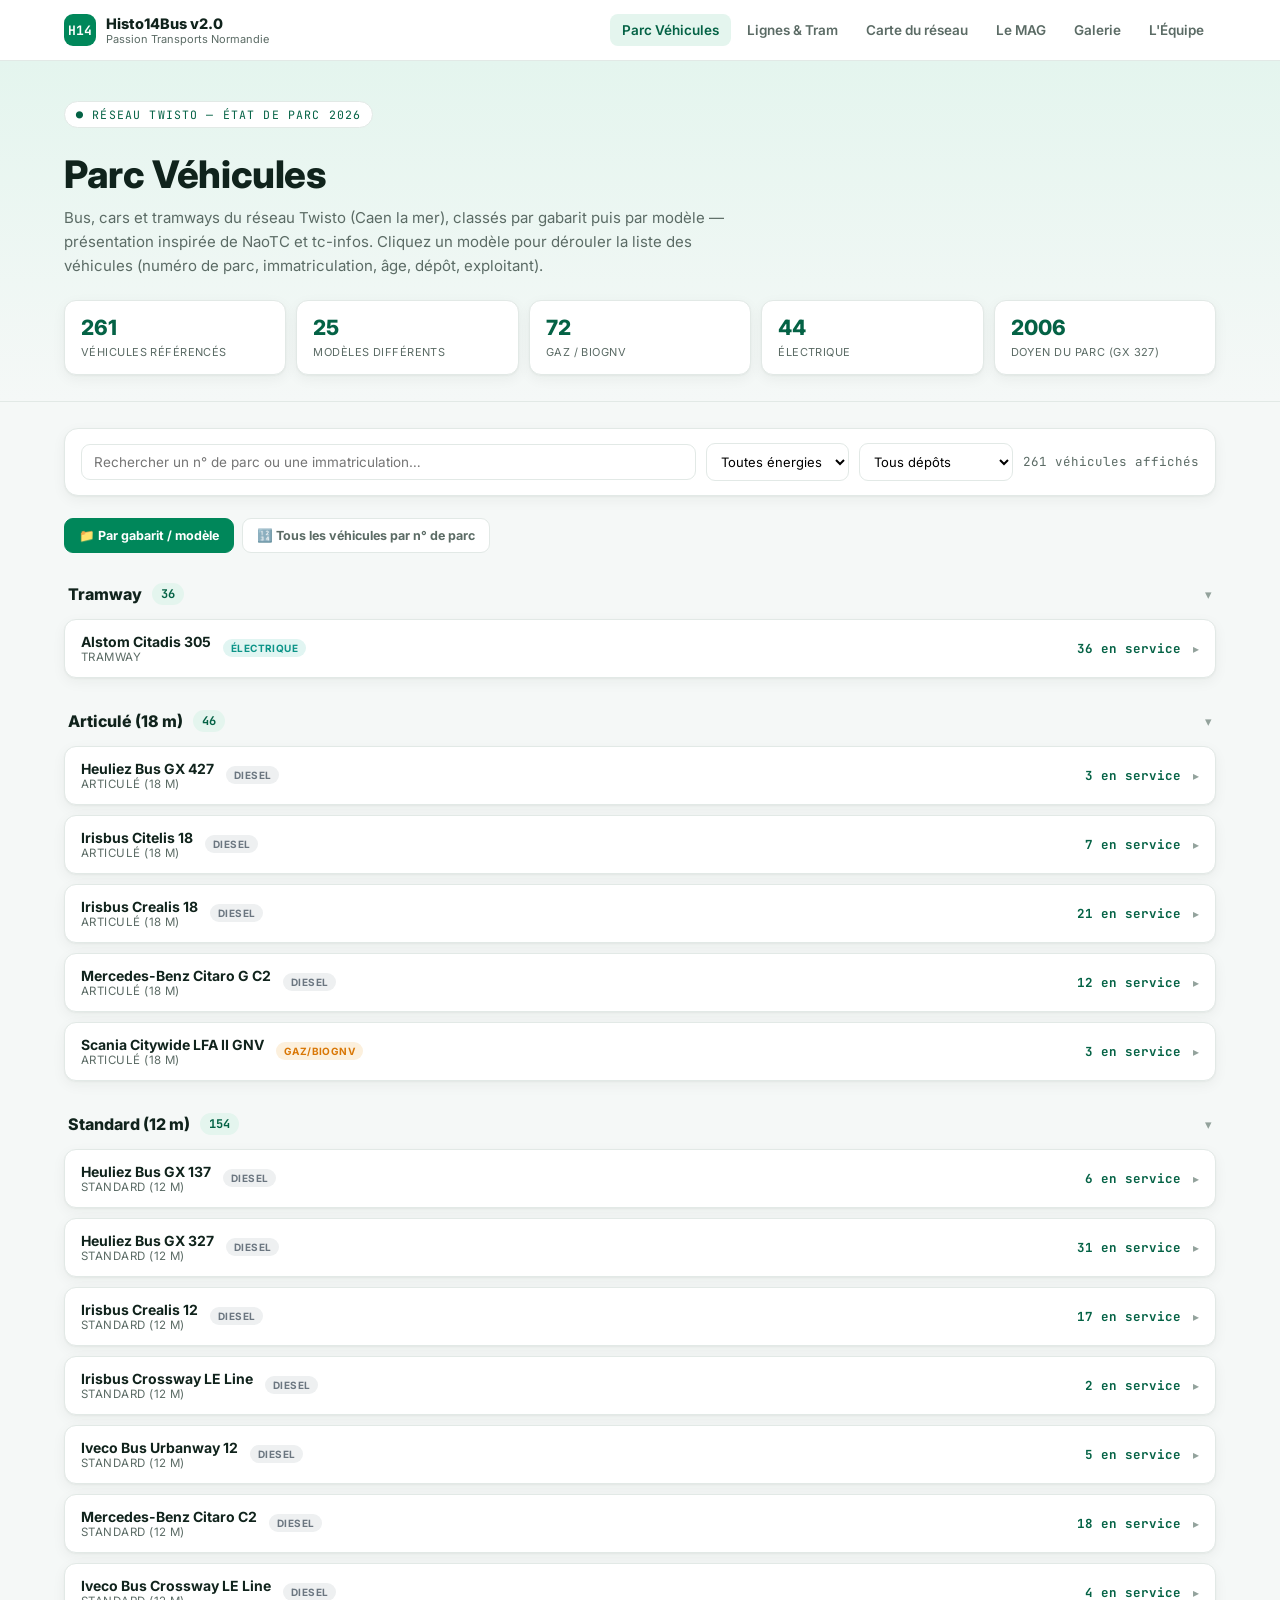
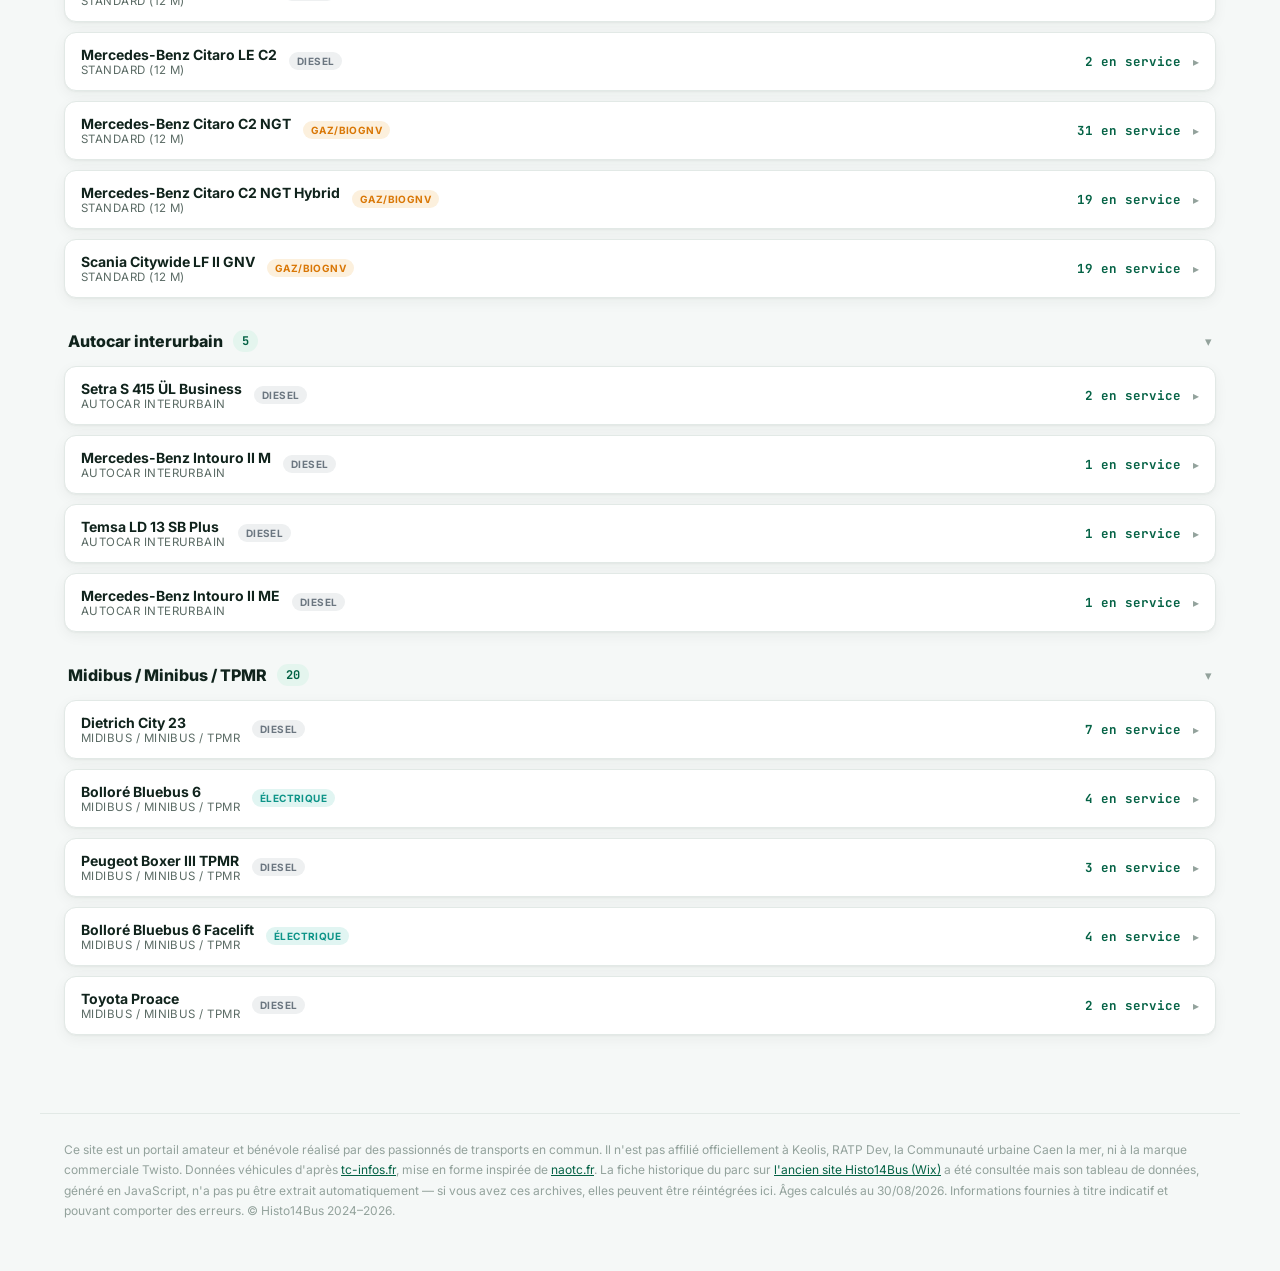
<file: twisto-parc-vehicules.html>
<!DOCTYPE html>
<html lang="fr">
<head>
<meta charset="UTF-8">
<meta name="viewport" content="width=device-width, initial-scale=1.0">
<title>Parc Véhicules — Twisto | Histo14Bus</title>
<meta name="theme-color" content="#00875A">
<meta name="description" content="État de parc complet du réseau Twisto (Caen la mer) : bus, cars et tramways groupés par gabarit et modèle, avec fiches véhicule détaillées (immatriculation, âge, dépôt, exploitant, énergie).">
<link rel="preconnect" href="https://fonts.googleapis.com">
<link href="https://fonts.googleapis.com/css2?family=Inter:wght@400;500;600;700;800&family=JetBrains+Mono:wght@500;700&display=swap" rel="stylesheet">
<style>
  :root{
    --bg:#F5F8F7; --surface:#FFFFFF; --surface-soft:#EFF5F2; --border:#E2E9E6;
    --text:#10231C; --text-dim:#5B6B65; --text-faint:#93A29C;
    --brand:#00875A; --brand-dark:#046245; --brand-soft:#E4F5EE;
    --diesel:#6B7680; --diesel-soft:#EEF0F1;
    --gaz:#D97706; --gaz-soft:#FCF0DD;
    --elec:#0D9488; --elec-soft:#E1F5F2;
    --radius:14px; --sans:'Inter',sans-serif; --mono:'JetBrains Mono',monospace;
    --shadow:0 1px 2px rgba(16,35,28,0.04), 0 4px 14px rgba(16,35,28,0.05);
  }
  *{box-sizing:border-box;}
  body{margin:0;background:var(--bg);color:var(--text);font-family:var(--sans);-webkit-font-smoothing:antialiased;}
  a{color:inherit; text-decoration:none;}

  .topbar{position:sticky; top:0; z-index:40; background:rgba(255,255,255,0.92); backdrop-filter:blur(10px); border-bottom:1px solid var(--border);}
  .topbar-inner{max-width:1200px; margin:0 auto; padding:14px 24px; display:flex; align-items:center; justify-content:space-between; gap:20px; flex-wrap:wrap;}
  .brand{display:flex; align-items:center; gap:10px;}
  .brand-mark{width:32px;height:32px;border-radius:9px;background:var(--brand);display:flex;align-items:center;justify-content:center;font-family:var(--mono);font-weight:700;font-size:13px;color:#fff;}
  .brand-name{font-weight:800; font-size:14.5px;}
  .brand-sub{font-size:11px; color:var(--text-dim);}
  nav.mainnav{display:flex; gap:4px; flex-wrap:wrap;}
  nav.mainnav a{font-size:13.5px; font-weight:600; color:var(--text-dim); padding:8px 12px; border-radius:8px;}
  nav.mainnav a:hover{background:var(--surface-soft); color:var(--text);}
  nav.mainnav a.active{background:var(--brand-soft); color:var(--brand-dark);}

  header.hero{background:linear-gradient(180deg,var(--brand-soft) 0%, var(--bg) 100%); border-bottom:1px solid var(--border);}
  .hero-inner{max-width:1200px; margin:0 auto; padding:40px 24px 26px;}
  .eyebrow{font-family:var(--mono); font-size:11.5px; color:var(--brand-dark); letter-spacing:.1em; text-transform:uppercase; margin-bottom:12px; display:inline-flex; align-items:center; gap:8px; background:#fff; padding:5px 11px; border-radius:100px; border:1px solid var(--border);}
  h1{font-size:clamp(26px,3.6vw,38px); line-height:1.1; margin:14px 0 10px; font-weight:800; letter-spacing:-0.01em;}
  .lede{color:var(--text-dim); font-size:15px; max-width:700px; line-height:1.6; margin:0 0 22px;}
  .stats{display:grid; grid-template-columns:repeat(5,1fr); gap:10px;}
  .stat{background:var(--surface); border:1px solid var(--border); border-radius:12px; padding:14px 16px; box-shadow:var(--shadow);}
  .stat b{display:block; font-size:21px; font-weight:800; color:var(--brand-dark);}
  .stat span{font-size:11px; color:var(--text-dim); text-transform:uppercase; letter-spacing:.04em;}

  main{max-width:1200px; margin:0 auto; padding:26px 24px 60px;}

  .toolbar{background:var(--surface); border:1px solid var(--border); border-radius:var(--radius); box-shadow:var(--shadow); padding:14px 16px; display:flex; gap:10px; flex-wrap:wrap; align-items:center; margin-bottom:22px;}
  .toolbar input[type="text"]{flex:1 1 220px; border:1px solid var(--border); border-radius:9px; padding:9px 12px; font-family:var(--sans); font-size:13.5px;}
  .toolbar select{border:1px solid var(--border); border-radius:9px; padding:9px 10px; font-family:var(--sans); font-size:13px; background:#fff;}
  .toolbar .count{margin-left:auto; font-size:12.5px; color:var(--text-dim); font-family:var(--mono);}

  .view-toggle{display:flex; gap:8px; margin-bottom:16px;}
  .view-btn{font-family:var(--sans); font-size:12.5px; font-weight:700; padding:9px 14px; border-radius:9px; border:1px solid var(--border); background:#fff; color:var(--text-dim); cursor:pointer;}
  .view-btn:hover{border-color:var(--brand); color:var(--brand-dark);}
  .view-btn.active{background:var(--brand); border-color:var(--brand); color:#fff;}

  table.flatlist{width:100%; border-collapse:collapse; background:var(--surface); border:1px solid var(--border); border-radius:12px; overflow:hidden; box-shadow:var(--shadow);}
  table.flatlist th{font-size:10.5px; text-transform:uppercase; letter-spacing:.04em; color:var(--text-faint); text-align:left; padding:10px 14px; background:var(--surface-soft); border-bottom:1px solid var(--border); cursor:pointer; user-select:none; white-space:nowrap;}
  table.flatlist th:hover{color:var(--brand-dark);}
  table.flatlist th .sort-arrow{font-size:9px; margin-left:3px; color:var(--text-faint);}
  table.flatlist td{font-size:12.5px; padding:9px 14px; border-top:1px dashed var(--border); color:var(--text-dim);}
  table.flatlist td.num{font-family:var(--mono); font-weight:700; color:var(--text);}
  table.flatlist td.plate{font-family:var(--mono); color:var(--text);}
  table.flatlist tr:hover td{background:var(--surface-soft);}
  table.flatlist td .mini-tag{font-size:9.5px; font-weight:700; text-transform:uppercase; padding:2px 6px; border-radius:100px;}
  table.flatlist td .mini-tag.diesel{background:var(--diesel-soft); color:var(--diesel);}
  table.flatlist td .mini-tag.gaz{background:var(--gaz-soft); color:var(--gaz);}
  table.flatlist td .mini-tag.elec{background:var(--elec-soft); color:var(--elec);}

  .gabarit-section{margin-bottom:8px;}
  .gabarit-head{display:flex; align-items:center; gap:10px; padding:14px 4px; cursor:pointer; user-select:none;}
  .gabarit-head h2{font-size:16px; margin:0; font-weight:800;}
  .gabarit-head .count-badge{font-family:var(--mono); font-size:12px; background:var(--brand-soft); color:var(--brand-dark); padding:3px 9px; border-radius:100px; font-weight:700;}
  .gabarit-head .chevron{margin-left:auto; color:var(--text-faint); transition:transform .2s ease; font-size:13px;}
  .gabarit-head.collapsed .chevron{transform:rotate(-90deg);}
  .gabarit-body{display:flex; flex-direction:column; gap:10px; margin-bottom:18px;}
  .gabarit-body.collapsed{display:none;}

  .model-card{background:var(--surface); border:1px solid var(--border); border-radius:12px; box-shadow:var(--shadow); overflow:hidden;}
  .model-head{display:flex; align-items:center; gap:12px; padding:13px 16px; cursor:pointer;}
  .model-head .modele-name{font-weight:700; font-size:14px;}
  .model-head .constructeur{font-size:11.5px; color:var(--text-dim); text-transform:uppercase; letter-spacing:.04em;}
  .model-head .ratio{font-family:var(--mono); font-size:12.5px; color:var(--brand-dark); font-weight:700; margin-left:auto;}
  .model-head .energy-tag{font-size:10px; font-weight:700; text-transform:uppercase; letter-spacing:.04em; padding:3px 8px; border-radius:100px;}
  .energy-tag.diesel{background:var(--diesel-soft); color:var(--diesel);}
  .energy-tag.gaz{background:var(--gaz-soft); color:var(--gaz);}
  .energy-tag.elec{background:var(--elec-soft); color:var(--elec);}
  .model-head .chev{color:var(--text-faint); font-size:12px; transition:transform .2s ease;}
  .model-head.open .chev{transform:rotate(90deg);}

  table.vlist{width:100%; border-collapse:collapse; display:none;}
  table.vlist.open{display:table;}
  table.vlist th{font-size:10.5px; text-transform:uppercase; letter-spacing:.04em; color:var(--text-faint); text-align:left; padding:8px 16px; border-top:1px solid var(--border); background:var(--surface-soft);}
  table.vlist td{font-size:12.5px; padding:8px 16px; border-top:1px dashed var(--border); color:var(--text-dim);}
  table.vlist td.num{font-family:var(--mono); font-weight:700; color:var(--text);}
  table.vlist td.plate{font-family:var(--mono); color:var(--text);}
  table.vlist tr:hover td{background:var(--surface-soft);}

  .empty{text-align:center; padding:50px 20px; color:var(--text-dim); font-size:14px;}

  footer{border-top:1px solid var(--border); padding:26px 24px 50px; max-width:1200px; margin:0 auto; color:var(--text-faint); font-size:12px; line-height:1.7;}
  footer a{color:var(--brand-dark); text-decoration:underline;}

  @media (max-width:760px){ .stats{grid-template-columns:repeat(2,1fr);} table.vlist{font-size:11px;} }
</style>
</head>
<body>

<div class="topbar">
  <div class="topbar-inner">
    <div class="brand">
      <div class="brand-mark">H14</div>
      <div>
        <div class="brand-name">Histo14Bus v2.0</div>
        <div class="brand-sub">Passion Transports Normandie</div>
      </div>
    </div>
    <nav class="mainnav">
      <a class="active" href="#">Parc Véhicules</a>
      <a href="twisto-plans-lignes.html">Lignes &amp; Tram</a>
      <a href="twisto-carte-interactive.html">Carte du réseau</a>
      <a href="https://historiquebusnormandie.netlify.app/#news">Le MAG</a>
      <a href="https://historiquebusnormandie.netlify.app/#gallery">Galerie</a>
      <a href="https://historiquebusnormandie.netlify.app/#about">L'Équipe</a>
    </nav>
  </div>
</div>

<header class="hero">
  <div class="hero-inner">
    <span class="eyebrow">● Réseau Twisto — état de parc 2026</span>
    <h1>Parc Véhicules</h1>
    <p class="lede">Bus, cars et tramways du réseau Twisto (Caen la mer), classés par gabarit puis par modèle — présentation inspirée de NaoTC et tc-infos. Cliquez un modèle pour dérouler la liste des véhicules (numéro de parc, immatriculation, âge, dépôt, exploitant).</p>
    <div class="stats" id="stats"></div>
  </div>
</header>

<main>
  <div class="toolbar">
    <input type="text" id="search" placeholder="Rechercher un n° de parc ou une immatriculation…">
    <select id="f-energie">
      <option value="">Toutes énergies</option>
      <option value="diesel">Diesel</option>
      <option value="gaz">Gaz / BioGNV</option>
      <option value="elec">Électrique</option>
    </select>
    <select id="f-depot">
      <option value="">Tous dépôts</option>
    </select>
    <span class="count" id="count"></span>
  </div>
  <div class="view-toggle">
    <button class="view-btn active" id="view-groupe">📁 Par gabarit / modèle</button>
    <button class="view-btn" id="view-numero">🔢 Tous les véhicules par n° de parc</button>
  </div>
  <div id="content"></div>
</main>

<footer>
  Ce site est un portail amateur et bénévole réalisé par des passionnés de transports en commun. Il n'est pas affilié officiellement à Keolis, RATP Dev, la Communauté urbaine Caen la mer, ni à la marque commerciale Twisto. Données véhicules d'après <a href="https://tc-infos.fr/reseau/27" target="_blank" rel="noopener">tc-infos.fr</a>, mise en forme inspirée de <a href="https://naotc.fr" target="_blank" rel="noopener">naotc.fr</a>. La fiche historique du parc sur <a href="https://businfo14.wixsite.com/histo14bus/twisto" target="_blank" rel="noopener">l'ancien site Histo14Bus (Wix)</a> a été consultée mais son tableau de données, généré en JavaScript, n'a pas pu être extrait automatiquement — si vous avez ces archives, elles peuvent être réintégrées ici. Âges calculés au 30/08/2026. Informations fournies à titre indicatif et pouvant comporter des erreurs. © Histo14Bus 2024–2026.
</footer>

<script>
const BUS = [
["050","Dietrich","City 23","FK-531-WJ","2019-10-01","RD Caen la Mer","Hérouville Sphère"],
["051","Dietrich","City 23","FK-632-WJ","2019-10-01","RD Caen la Mer","Hérouville Sphère"],
["052","Dietrich","City 23","FK-711-WJ","2019-10-01","RD Caen la Mer","Hérouville Sphère"],
["053","Dietrich","City 23","FK-770-WJ","2019-10-01","Autocars Delcourt","Calvados - Cagny"],
["054","Dietrich","City 23","FK-828-WJ","2019-10-01","Autocars Delcourt","Calvados - Cagny"],
["055","Dietrich","City 23","FK-887-WJ","2019-10-01","Autocars Delcourt","Calvados - Cagny"],
["056","Dietrich","City 23","FK-958-WJ","2019-10-01","RD Caen la Mer","Hérouville Sphère"],
["065","Bolloré","Bluebus 6","ES-535-DA","2017-11-01","RD Caen la Mer","Hérouville Sphère"],
["066","Bolloré","Bluebus 6","ES-465-DA","2017-11-01","RD Caen la Mer","Hérouville Sphère"],
["067","Bolloré","Bluebus 6","ES-558-DA","2017-11-01","RD Caen la Mer","Hérouville Sphère"],
["072","Bolloré","Bluebus 6","FG-973-XF","2019-07-01","RD Caen la Mer","Hérouville Sphère"],
["092","Heuliez Bus","GX 137","DY-312-ZL","2016-01-01","RD Caen la Mer","Hérouville Sphère"],
["093","Heuliez Bus","GX 137","DY-340-ZL","2016-01-01","RD Caen la Mer","Hérouville Sphère"],
["094","Heuliez Bus","GX 137","DY-374-ZL","2016-01-01","RD Caen la Mer","Hérouville Sphère"],
["136","Heuliez Bus","GX 327","DR-994-ZD","2006-09-01","Keolis Pays Normands","Mondeville"],
["137","Heuliez Bus","GX 327","DR-843-ZD","2006-09-01","Keolis Pays Normands","Giberville"],
["138","Heuliez Bus","GX 327","DS-539-XN","2006-09-01","Keolis Pays Normands","Giberville"],
["139","Heuliez Bus","GX 327","BG-082-JM","2006-09-01","Keolis Pays Normands","Giberville"],
["140","Heuliez Bus","GX 327","DR-445-ZE","2006-09-01","Keolis Pays Normands","Giberville"],
["141","Heuliez Bus","GX 327","BE-933-CB","2006-09-01","Keolis Pays Normands","Giberville"],
["142","Heuliez Bus","GX 327","DV-545-WP","2006-09-01","Keolis Pays Normands","Giberville"],
["143","Heuliez Bus","GX 327","DT-515-HB","2006-09-01","Keolis Pays Normands","Giberville"],
["144","Heuliez Bus","GX 327","DT-532-HB","2006-09-01","Keolis Pays Normands","Giberville"],
["145","Heuliez Bus","GX 327","DV-947-WQ","2006-09-01","Keolis Pays Normands","Giberville"],
["146","Heuliez Bus","GX 327","DV-683-WP","2009-01-01","Keolis Caen Mobilités","Hérouville Sphère"],
["147","Heuliez Bus","GX 327","DV-574-WP","2009-01-01","Keolis Caen Mobilités","Hérouville Sphère"],
["148","Heuliez Bus","GX 327","AS-838-XX","2010-05-01","Keolis Caen Mobilités","Hérouville Sphère"],
["149","Heuliez Bus","GX 327","AS-030-VZ","2010-05-01","Keolis Caen Mobilités","Hérouville Sphère"],
["150","Heuliez Bus","GX 327","AS-622-XX","2010-05-01","Keolis Caen Mobilités","Hérouville Sphère"],
["151","Heuliez Bus","GX 327","AS-742-XX","2010-05-01","Keolis Caen Mobilités","Hérouville Sphère"],
["152","Heuliez Bus","GX 327","AS-012-XY","2010-05-01","RD Caen la Mer","Hérouville Sphère"],
["153","Heuliez Bus","GX 327","AS-913-XX","2010-05-01","RD Caen la Mer","Hérouville Sphère"],
["155","Heuliez Bus","GX 327","AS-071-VZ","2010-05-01","RD Caen la Mer","Hérouville Sphère"],
["156","Heuliez Bus","GX 327","AS-531-XN","2010-05-01","Keolis Caen Mobilités","Hérouville Sphère"],
["157","Heuliez Bus","GX 327","AT-329-MK","2010-05-01","RD Caen la Mer","Hérouville Sphère"],
["158","Heuliez Bus","GX 327","AT-296-MK","2010-05-01","Keolis Caen Mobilités","Hérouville Sphère"],
["159","Heuliez Bus","GX 327","AT-070-MK","2010-05-01","RD Caen la Mer","Hérouville Sphère"],
["160","Heuliez Bus","GX 327","AS-635-XN","2010-05-01","Keolis Caen Mobilités","Hérouville Sphère"],
["161","Heuliez Bus","GX 327","AS-592-XN","2010-05-01","Keolis Caen Mobilités","Hérouville Sphère"],
["162","Heuliez Bus","GX 327","AS-782-XN","2010-05-01","Keolis Caen Mobilités","Hérouville Sphère"],
["163","Heuliez Bus","GX 327","AS-726-XN","2010-05-01","RD Caen la Mer","Hérouville Sphère"],
["164","Heuliez Bus","GX 327","AS-879-XN","2010-05-01","Keolis Caen Mobilités","Hérouville Sphère"],
["165","Heuliez Bus","GX 327","AS-842-XN","2010-05-01","Keolis Caen Mobilités","Hérouville Sphère"],
["166","Heuliez Bus","GX 327","AS-957-XN","2010-05-01","Keolis Caen Mobilités","Hérouville Sphère"],
["167","Heuliez Bus","GX 327","AS-997-XN","2010-05-01","Keolis Caen Mobilités","Hérouville Sphère"],
["171","Irisbus","Crealis 12","DD-259-CG","2014-02-01","RD Caen la Mer","Hérouville Sphère"],
["172","Irisbus","Crealis 12","DE-376-GD","2014-03-01","RD Caen la Mer","Hérouville Sphère"],
["173","Irisbus","Crealis 12","DE-576-CA","2014-03-01","RD Caen la Mer","Hérouville Sphère"],
["174","Irisbus","Crealis 12","DD-687-RK","2014-03-01","RD Caen la Mer","Hérouville Sphère"],
["175","Irisbus","Crealis 12","DE-258-XX","2014-04-01","RD Caen la Mer","Hérouville Sphère"],
["176","Irisbus","Crealis 12","DE-424-GD","2014-03-01","RD Caen la Mer","Hérouville Sphère"],
["177","Irisbus","Crealis 12","DE-483-SG","2014-04-01","RD Caen la Mer","Hérouville Sphère"],
["178","Irisbus","Crealis 12","DE-613-XX","2014-04-01","RD Caen la Mer","Hérouville Sphère"],
["179","Irisbus","Crealis 12","DE-060-PM","2014-04-01","RD Caen la Mer","Hérouville Sphère"],
["180","Irisbus","Crealis 12","DE-796-PL","2014-04-01","RD Caen la Mer","Hérouville Sphère"],
["181","Irisbus","Crealis 12","DE-840-CA","2014-03-01","RD Caen la Mer","Hérouville Sphère"],
["182","Irisbus","Crealis 12","DD-525-SV","2014-03-01","RD Caen la Mer","Hérouville Sphère"],
["183","Irisbus","Crealis 12","DD-634-SV","2014-03-01","RD Caen la Mer","Hérouville Sphère"],
["184","Irisbus","Crealis 12","DD-854-YP","2014-03-01","RD Caen la Mer","Hérouville Sphère"],
["185","Irisbus","Crealis 12","DD-408-RQ","2014-03-01","RD Caen la Mer","Hérouville Sphère"],
["186","Irisbus","Crealis 12","DD-544-RQ","2014-03-01","RD Caen la Mer","Hérouville Sphère"],
["188","Irisbus","Crealis 12","DD-779-RQ","2014-03-01","RD Caen la Mer","Hérouville Sphère"],
["190","Heuliez Bus","GX 137","FJ-153-RQ","2019-08-01","RD Caen la Mer","Hérouville Sphère"],
["191","Heuliez Bus","GX 137","FJ-202-RP","2019-08-01","RD Caen la Mer","Hérouville Sphère"],
["192","Heuliez Bus","GX 137","FJ-472-RP","2019-08-01","RD Caen la Mer","Hérouville Sphère"],
["287","Irisbus","Crossway LE Line","AQ-157-FC","2010-04-01","Autocars Delcourt","Calvados - Cagny"],
["288","Irisbus","Crossway LE Line","AQ-669-FB","2010-04-01","Autocars Delcourt","Calvados - Cagny"],
["330","Heuliez Bus","GX 427","AS-696-XX","2010-05-01","Autocars Delcourt","Calvados - Cagny"],
["331","Heuliez Bus","GX 427","AS-496-XN","2010-05-01","Autocars Delcourt","Calvados - Cagny"],
["332","Heuliez Bus","GX 427","AT-117-MK","2010-06-01","RD Caen la Mer","Hérouville Sphère"],
["360","Irisbus","Citelis 18","DV-818-WP","2009-03-01","RD Caen la Mer","Hérouville Sphère"],
["361","Irisbus","Citelis 18","DS-655-HJ","2009-03-01","RD Caen la Mer","Hérouville Sphère"],
["362","Irisbus","Citelis 18","DR-247-ZE","2009-03-01","RD Caen la Mer","Hérouville Sphère"],
["363","Irisbus","Citelis 18","DS-484-LZ","2009-03-01","RD Caen la Mer","Hérouville Sphère"],
["364","Irisbus","Citelis 18","DR-165-ZE","2009-03-01","RD Caen la Mer","Hérouville Sphère"],
["365","Irisbus","Citelis 18","DR-808-ZS","2009-03-01","RD Caen la Mer","Hérouville Sphère"],
["369","Irisbus","Crealis 18","DD-689-CG","2014-02-01","Keolis Pays Normands","Mondeville"],
["370","Irisbus","Crealis 18","DD-064-YQ","2014-03-01","RD Caen la Mer","Hérouville Sphère"],
["371","Irisbus","Crealis 18","DF-521-GL","2014-03-01","RD Caen la Mer","Hérouville Sphère"],
["372","Irisbus","Crealis 18","DE-890-SG","2014-04-01","RD Caen la Mer","Hérouville Sphère"],
["373","Irisbus","Crealis 18","DE-186-SH","2014-03-01","RD Caen la Mer","Hérouville Sphère"],
["374","Irisbus","Crealis 18","DE-384-FK","2014-03-01","RD Caen la Mer","Hérouville Sphère"],
["375","Irisbus","Crealis 18","DE-623-FK","2014-03-01","RD Caen la Mer","Hérouville Sphère"],
["376","Irisbus","Crealis 18","DE-452-QR","2014-03-01","RD Caen la Mer","Hérouville Sphère"],
["378","Irisbus","Crealis 18","DD-885-KA","2014-03-01","RD Caen la Mer","Hérouville Sphère"],
["379","Irisbus","Crealis 18","DD-075-RR","2014-03-01","RD Caen la Mer","Hérouville Sphère"],
["380","Irisbus","Crealis 18","DD-604-PJ","2014-03-01","RD Caen la Mer","Hérouville Sphère"],
["381","Irisbus","Crealis 18","DD-745-PJ","2014-03-01","RD Caen la Mer","Hérouville Sphère"],
["382","Irisbus","Crealis 18","DD-062-KB","2014-03-01","RD Caen la Mer","Hérouville Sphère"],
["383","Irisbus","Crealis 18","DE-206-CB","2014-03-01","RD Caen la Mer","Hérouville Sphère"],
["384","Irisbus","Crealis 18","DD-341-RR","2014-03-01","RD Caen la Mer","Hérouville Sphère"],
["385","Irisbus","Crealis 18","DE-513-CB","2014-03-01","RD Caen la Mer","Hérouville Sphère"],
["386","Irisbus","Crealis 18","DD-461-RR","2014-03-01","RD Caen la Mer","Hérouville Sphère"],
["387","Irisbus","Crealis 18","DE-921-CB","2014-03-01","RD Caen la Mer","Hérouville Sphère"],
["388","Irisbus","Crealis 18","DE-760-CB","2014-03-01","RD Caen la Mer","Hérouville Sphère"],
["389","Irisbus","Crealis 18","DE-833-FK","2014-03-01","RD Caen la Mer","Hérouville Sphère"],
["390","Irisbus","Crealis 18","DE-318-PM","2014-03-01","RD Caen la Mer","Hérouville Sphère"],
["397","Irisbus","Citelis 18","GZ-533-WM","2007-06-01","RD Caen la Mer","Hérouville Sphère"],
["402","Iveco Bus","Urbanway 12","EB-200-PY","2016-04-01","RD Caen la Mer","Hérouville Sphère"],
["403","Iveco Bus","Urbanway 12","EB-236-PY","2016-04-01","RD Caen la Mer","Hérouville Sphère"],
["404","Iveco Bus","Urbanway 12","EB-295-PY","2016-04-01","RD Caen la Mer","Hérouville Sphère"],
["405","Iveco Bus","Urbanway 12","EB-260-PY","2016-04-01","RD Caen la Mer","Hérouville Sphère"],
["406","Iveco Bus","Urbanway 12","EB-166-PY","2016-04-01","RD Caen la Mer","Hérouville Sphère"],
["410","Mercedes-Benz","Citaro C2","ER-579-LV","2017-10-01","Autocars Delcourt","Calvados - Cagny"],
["411","Mercedes-Benz","Citaro C2","ER-713-WN","2017-11-01","Autocars Delcourt","Calvados - Cagny"],
["412","Mercedes-Benz","Citaro C2","ES-667-DB","2017-11-01","Autocars Delcourt","Calvados - Cagny"],
["413","Mercedes-Benz","Citaro C2","ER-276-ZZ","2017-11-01","Autocars Delcourt","Calvados - Cagny"],
["414","Mercedes-Benz","Citaro C2","EZ-151-YG","2018-08-01","Autocars Delcourt","Calvados - Cagny"],
["415","Mercedes-Benz","Citaro C2","EZ-146-YG","2018-08-01","Autocars Delcourt","Calvados - Cagny"],
["416","Mercedes-Benz","Citaro C2","EZ-133-YG","2018-08-01","Autocars Delcourt","Calvados - Cagny"],
["417","Mercedes-Benz","Citaro C2","EZ-142-YG","2018-08-01","Autocars Delcourt","Calvados - Cagny"],
["418","Mercedes-Benz","Citaro C2","EZ-136-YG","2018-08-01","Autocars Delcourt","Calvados - Cagny"],
["419","Mercedes-Benz","Citaro C2","EZ-148-YG","2018-08-01","RD Caen la Mer","Hérouville Sphère"],
["420","Mercedes-Benz","Citaro C2","FJ-712-VQ","2019-08-01","RD Caen la Mer","Hérouville Sphère"],
["421","Mercedes-Benz","Citaro C2","FJ-719-VQ","2019-08-01","RD Caen la Mer","Hérouville Sphère"],
["422","Mercedes-Benz","Citaro C2","FJ-710-VQ","2019-08-01","RD Caen la Mer","Hérouville Sphère"],
["423","Mercedes-Benz","Citaro C2","FJ-716-VQ","2019-08-01","RD Caen la Mer","Hérouville Sphère"],
["424","Mercedes-Benz","Citaro C2","FJ-718-VQ","2019-08-01","RD Caen la Mer","Hérouville Sphère"],
["425","Mercedes-Benz","Citaro C2","FJ-708-VQ","2019-08-01","RD Caen la Mer","Hérouville Sphère"],
["426","Mercedes-Benz","Citaro C2","FJ-705-VQ","2019-08-01","RD Caen la Mer","Hérouville Sphère"],
["427","Mercedes-Benz","Citaro C2","FJ-714-VQ","2019-08-01","RD Caen la Mer","Hérouville Sphère"],
["450","Mercedes-Benz","Citaro G C2","ER-572-LV","2017-10-01","RD Caen la Mer","Hérouville Sphère"],
["451","Mercedes-Benz","Citaro G C2","ER-300-PM","2017-10-01","RD Caen la Mer","Hérouville Sphère"],
["452","Mercedes-Benz","Citaro G C2","ER-307-PM","2017-10-01","RD Caen la Mer","Hérouville Sphère"],
["453","Mercedes-Benz","Citaro G C2","ER-676-TQ","2017-11-01","RD Caen la Mer","Hérouville Sphère"],
["454","Mercedes-Benz","Citaro G C2","ER-685-TQ","2017-11-01","RD Caen la Mer","Hérouville Sphère"],
["455","Mercedes-Benz","Citaro G C2","ER-681-TQ","2017-11-01","RD Caen la Mer","Hérouville Sphère"],
["456","Mercedes-Benz","Citaro G C2","ER-720-WN","2017-11-01","RD Caen la Mer","Hérouville Sphère"],
["457","Mercedes-Benz","Citaro G C2","ER-716-WN","2017-11-01","RD Caen la Mer","Hérouville Sphère"],
["458","Mercedes-Benz","Citaro G C2","ER-270-ZZ","2017-11-01","RD Caen la Mer","Hérouville Sphère"],
["459","Mercedes-Benz","Citaro G C2","ER-273-ZZ","2017-11-01","RD Caen la Mer","Hérouville Sphère"],
["460","Mercedes-Benz","Citaro G C2","ES-670-DB","2017-11-01","RD Caen la Mer","Hérouville Sphère"],
["461","Mercedes-Benz","Citaro G C2","ES-660-DB","2017-11-01","RD Caen la Mer","Hérouville Sphère"],
["542","Iveco Bus","Crossway LE Line","DV-757-SX","2015-09-01","Keolis Pays Normands","Mondeville"],
["543","Iveco Bus","Crossway LE Line","DV-866-SX","2015-09-01","Keolis Pays Normands","Mondeville"],
["544","Iveco Bus","Crossway LE Line","EF-666-HB","2016-09-01","Keolis Pays Normands","Mondeville"],
["545","Iveco Bus","Crossway LE Line","EF-840-HB","2016-09-01","Keolis Pays Normands","Mondeville"],
["546","Mercedes-Benz","Citaro LE C2","ES-404-TT","2017-12-01","Keolis Pays Normands","Mondeville"],
["547","Mercedes-Benz","Citaro LE C2","ES-408-TT","2017-12-01","Keolis Pays Normands","Mondeville"],
["787","Peugeot","Boxer III TPMR","FV-924-SC","2020-12-01","RD Caen la Mer","Hérouville Sphère"],
["788","Peugeot","Boxer III TPMR","FV-898-SC","2020-12-01","RD Caen la Mer","Hérouville Sphère"],
["789","Peugeot","Boxer III TPMR","FV-895-SC","2020-12-01","RD Caen la Mer","Hérouville Sphère"],
["3201","Bolloré","Bluebus 6 Facelift","GT-492-PK","2024-01-01","RD Caen la Mer","Hérouville Sphère"],
["3202","Bolloré","Bluebus 6 Facelift","GT-489-PK","2024-01-01","RD Caen la Mer","Hérouville Sphère"],
["3203","Bolloré","Bluebus 6 Facelift","GT-486-PK","2024-01-01","RD Caen la Mer","Hérouville Sphère"],
["3204","Bolloré","Bluebus 6 Facelift","GT-476-PK","2024-01-01","RD Caen la Mer","Hérouville Sphère"],
["5201","Mercedes-Benz","Citaro C2 NGT","GB-804-QJ","2021-09-01","RD Caen la Mer","Hérouville Sphère"],
["5202","Mercedes-Benz","Citaro C2 NGT","GC-367-FG","2021-10-01","RD Caen la Mer","Hérouville Sphère"],
["5203","Mercedes-Benz","Citaro C2 NGT","GC-355-FG","2021-10-01","RD Caen la Mer","Hérouville Sphère"],
["5204","Mercedes-Benz","Citaro C2 NGT","GC-039-PV","2021-10-01","RD Caen la Mer","Hérouville Sphère"],
["5205","Mercedes-Benz","Citaro C2 NGT","GC-358-FG","2021-10-01","RD Caen la Mer","Hérouville Sphère"],
["5206","Mercedes-Benz","Citaro C2 NGT","GC-071-PV","2021-10-01","RD Caen la Mer","Hérouville Sphère"],
["5207","Mercedes-Benz","Citaro C2 NGT","GC-365-FG","2021-10-01","RD Caen la Mer","Hérouville Sphère"],
["5208","Mercedes-Benz","Citaro C2 NGT","GC-051-PV","2021-10-01","RD Caen la Mer","Hérouville Sphère"],
["5209","Mercedes-Benz","Citaro C2 NGT","GC-068-PV","2021-10-01","RD Caen la Mer","Hérouville Sphère"],
["5210","Mercedes-Benz","Citaro C2 NGT","GC-369-FG","2021-10-01","RD Caen la Mer","Hérouville Sphère"],
["5211","Mercedes-Benz","Citaro C2 NGT","GC-059-PV","2021-10-01","RD Caen la Mer","Hérouville Sphère"],
["5212","Mercedes-Benz","Citaro C2 NGT Hybrid","GC-360-FG","2021-10-01","RD Caen la Mer","Hérouville Sphère"],
["5213","Mercedes-Benz","Citaro C2 NGT Hybrid","GC-085-PV","2021-10-01","RD Caen la Mer","Hérouville Sphère"],
["5214","Mercedes-Benz","Citaro C2 NGT Hybrid","GC-092-PV","2021-10-01","RD Caen la Mer","Hérouville Sphère"],
["5215","Mercedes-Benz","Citaro C2 NGT Hybrid","GC-349-FG","2021-10-01","RD Caen la Mer","Hérouville Sphère"],
["5216","Mercedes-Benz","Citaro C2 NGT Hybrid","GC-356-FG","2021-10-01","RD Caen la Mer","Hérouville Sphère"],
["5217","Mercedes-Benz","Citaro C2 NGT Hybrid","GC-074-PV","2021-10-01","RD Caen la Mer","Hérouville Sphère"],
["5218","Mercedes-Benz","Citaro C2 NGT Hybrid","GC-372-FG","2021-10-01","RD Caen la Mer","Hérouville Sphère"],
["5219","Mercedes-Benz","Citaro C2 NGT Hybrid","GC-055-PV","2021-10-01","RD Caen la Mer","Hérouville Sphère"],
["5220","Mercedes-Benz","Citaro C2 NGT Hybrid","GC-047-PV","2021-10-01","RD Caen la Mer","Hérouville Sphère"],
["5221","Mercedes-Benz","Citaro C2 NGT Hybrid","GG-124-AD","2022-04-01","RD Caen la Mer","Hérouville Sphère"],
["5222","Mercedes-Benz","Citaro C2 NGT Hybrid","GH-429-CS","2022-06-01","RD Caen la Mer","Hérouville Sphère"],
["5223","Mercedes-Benz","Citaro C2 NGT Hybrid","GG-222-AD","2022-04-01","RD Caen la Mer","Hérouville Sphère"],
["5224","Mercedes-Benz","Citaro C2 NGT Hybrid","GH-562-CS","2022-06-01","RD Caen la Mer","Hérouville Sphère"],
["5225","Mercedes-Benz","Citaro C2 NGT Hybrid","GG-262-AD","2022-04-01","RD Caen la Mer","Hérouville Sphère"],
["5226","Mercedes-Benz","Citaro C2 NGT Hybrid","GH-627-CS","2022-06-01","RD Caen la Mer","Hérouville Sphère"],
["5227","Mercedes-Benz","Citaro C2 NGT Hybrid","GH-760-CS","2022-06-01","RD Caen la Mer","Hérouville Sphère"],
["5228","Mercedes-Benz","Citaro C2 NGT Hybrid","GH-819-CS","2022-06-01","RD Caen la Mer","Hérouville Sphère"],
["5229","Mercedes-Benz","Citaro C2 NGT Hybrid","GH-860-CS","2022-06-01","RD Caen la Mer","Hérouville Sphère"],
["5230","Mercedes-Benz","Citaro C2 NGT Hybrid","GH-970-CS","2022-06-01","RD Caen la Mer","Hérouville Sphère"],
["5231","Mercedes-Benz","Citaro C2 NGT","GF-207-ZX","2022-04-01","RD Caen la Mer","Hérouville Sphère"],
["5232","Mercedes-Benz","Citaro C2 NGT","GH-926-CR","2022-06-01","RD Caen la Mer","Hérouville Sphère"],
["5233","Mercedes-Benz","Citaro C2 NGT","GF-258-ZX","2022-04-01","RD Caen la Mer","Hérouville Sphère"],
["5234","Mercedes-Benz","Citaro C2 NGT","GG-504-AC","2022-04-01","RD Caen la Mer","Hérouville Sphère"],
["5235","Mercedes-Benz","Citaro C2 NGT","GH-043-CS","2022-06-01","RD Caen la Mer","Hérouville Sphère"],
["5236","Mercedes-Benz","Citaro C2 NGT","GH-159-CS","2022-06-01","RD Caen la Mer","Hérouville Sphère"],
["5237","Mercedes-Benz","Citaro C2 NGT","GH-213-CS","2022-06-01","RD Caen la Mer","Hérouville Sphère"],
["5238","Mercedes-Benz","Citaro C2 NGT","GG-891-AC","2022-04-01","RD Caen la Mer","Hérouville Sphère"],
["5239","Mercedes-Benz","Citaro C2 NGT","GH-262-CS","2022-06-01","RD Caen la Mer","Hérouville Sphère"],
["5240","Mercedes-Benz","Citaro C2 NGT","GH-315-CS","2022-06-01","RD Caen la Mer","Hérouville Sphère"],
["5241","Mercedes-Benz","Citaro C2 NGT","GG-030-AD","2022-04-01","RD Caen la Mer","Hérouville Sphère"],
["5242","Scania","Citywide LF II GNV","GR-124-PZ","2023-10-01","RD Caen la Mer","Hérouville Sphère"],
["5243","Scania","Citywide LF II GNV","GR-208-PZ","2023-10-01","RD Caen la Mer","Hérouville Sphère"],
["5244","Scania","Citywide LF II GNV","GR-327-PZ","2023-10-01","RD Caen la Mer","Hérouville Sphère"],
["5245","Scania","Citywide LF II GNV","GR-382-PZ","2023-10-01","RD Caen la Mer","Hérouville Sphère"],
["5246","Scania","Citywide LF II GNV","GR-465-PZ","2023-10-01","RD Caen la Mer","Hérouville Sphère"],
["5247","Scania","Citywide LF II GNV","GR-645-PZ","2023-10-01","RD Caen la Mer","Hérouville Sphère"],
["5248","Scania","Citywide LF II GNV","GR-738-PZ","2023-10-01","RD Caen la Mer","Hérouville Sphère"],
["5249","Scania","Citywide LF II GNV","GR-569-QA","2023-10-01","RD Caen la Mer","Hérouville Sphère"],
["5250","Scania","Citywide LF II GNV","GR-625-QA","2023-10-01","RD Caen la Mer","Hérouville Sphère"],
["5251","Scania","Citywide LF II GNV","GR-676-QA","2023-10-01","RD Caen la Mer","Hérouville Sphère"],
["5252","Scania","Citywide LF II GNV","GR-714-QA","2023-10-01","RD Caen la Mer","Hérouville Sphère"],
["5253","Scania","Citywide LF II GNV","GR-758-QA","2023-10-01","RD Caen la Mer","Hérouville Sphère"],
["5254","Scania","Citywide LF II GNV","GW-286-YL","2024-09-01","RD Caen la Mer","Hérouville Sphère"],
["5256","Scania","Citywide LF II GNV","GW-355-YL","2024-09-01","RD Caen la Mer","Hérouville Sphère"],
["5257","Scania","Citywide LF II GNV","GW-395-YL","2024-09-01","RD Caen la Mer","Hérouville Sphère"],
["5258","Scania","Citywide LF II GNV","GW-429-YL","2024-09-01","RD Caen la Mer","Hérouville Sphère"],
["5259","Scania","Citywide LF II GNV","GW-467-YL","2024-09-01","RD Caen la Mer","Hérouville Sphère"],
["5260","Scania","Citywide LF II GNV","GW-420-ZE","2024-09-01","RD Caen la Mer","Hérouville Sphère"],
["5261","Scania","Citywide LF II GNV","GW-469-ZE","2024-09-01","RD Caen la Mer","Hérouville Sphère"],
["6201","Scania","Citywide LFA II GNV","GR-808-QA","2023-10-01","RD Caen la Mer","Hérouville Sphère"],
["6202","Scania","Citywide LFA II GNV","GR-872-QA","2023-10-01","RD Caen la Mer","Hérouville Sphère"],
["6203","Scania","Citywide LFA II GNV","GR-925-QA","2023-10-01","RD Caen la Mer","Hérouville Sphère"],
["7201","Mercedes-Benz","Citaro C2 NGT","GC-362-FG","2021-10-01","Autocars Delcourt","Calvados - Cagny"],
["7202","Mercedes-Benz","Citaro C2 NGT","GD-779-KL","2021-12-01","Autocars Delcourt","Calvados - Cagny"],
["7203","Mercedes-Benz","Citaro C2 NGT","GC-079-PV","2021-10-01","Keolis Pays Normands","Mondeville"],
["7204","Mercedes-Benz","Citaro C2 NGT","GC-352-FG","2021-10-01","Keolis Pays Normands","Mondeville"],
["7205","Mercedes-Benz","Citaro C2 NGT","GC-045-PV","2021-10-01","Keolis Pays Normands","Mondeville"],
["7206","Mercedes-Benz","Citaro C2 NGT","GF-517-ZW","2022-04-01","Keolis Pays Normands","Mondeville"],
["7207","Mercedes-Benz","Citaro C2 NGT","GF-584-ZW","2022-04-01","Keolis Pays Normands","Mondeville"],
["7208","Mercedes-Benz","Citaro C2 NGT","GF-629-ZW","2022-04-01","Keolis Pays Normands","Mondeville"],
["7209","Mercedes-Benz","Citaro C2 NGT","GF-685-ZW","2022-04-01","Keolis Pays Normands","Mondeville"],
["8206","Setra","S 415 ÜL Business","DJ-654-JL","2014-08-01","Autocars Delcourt","Calvados - Cagny"],
["8207","Setra","S 415 ÜL Business","DJ-652-JL","2014-08-01","Autocars Delcourt","Calvados - Cagny"],
["8215","Mercedes-Benz","Intouro II M","FM-706-EB","2019-12-01","Autocars Delcourt","Calvados - Cagny"],
["8246","Temsa","LD 13 SB Plus","GV-768-RB","2024-03-01","Autocars Delcourt","Calvados - Cagny"],
["8266","Mercedes-Benz","Intouro II ME","AN-136-XD","2010-03-01","Autocars Delcourt","Calvados - Cagny"],
["9903","Toyota","Proace","GG-974-TT","2022-06-01","RD Caen la Mer","Hérouville Sphère"],
["9904","Toyota","Proace","GG-866-SR","2022-06-01","RD Caen la Mer","Hérouville Sphère"]
].map(r => ({numero:r[0],constructeur:r[1],modele:r[2],immat:r[3],mec:r[4],exploitant:r[5],depot:r[6],type:'bus'}));

const TRAM_NUMS = []; for(let i=1001;i<=1036;i++) TRAM_NUMS.push(i);
const TRAM = TRAM_NUMS.map(n=>{
  let mec;
  if(n<=1006) mec="2018-06-01"; else if(n<=1026) mec="2019-03-01";
  else if(n<=1029) mec="2024-01-01"; else if(n<=1032) mec="2024-01-01"; else mec="2024-06-01";
  return {numero:String(n),constructeur:"Alstom",modele:"Citadis 305",immat:"—",mec,exploitant:"RD Caen la Mer",depot:"Fleury-sur-Orne",type:'tram'};
});
const DATA = BUS.concat(TRAM);

function energie(modele){ if(/NGT|GNV/i.test(modele)) return 'gaz'; if(/Bluebus|Citadis/i.test(modele)) return 'elec'; return 'diesel'; }
function gabarit(modele,type){
  if(type==='tram') return 'Tramway';
  if(/Citaro G C2|Crealis 18|GX 427(?! HYB)|Citelis 18|Citywide LFA/i.test(modele)) return 'Articulé (18 m)';
  if(/Bluebus 6|City 23|Boxer III TPMR|Proace/i.test(modele)) return 'Midibus / Minibus / TPMR';
  if(/S 415|Intouro|LD 13/i.test(modele)) return 'Autocar interurbain';
  return 'Standard (12 m)';
}
DATA.forEach(v=>{ v.energie=energie(v.modele); v.gabarit=gabarit(v.modele,v.type); });

function ageStr(mec){
  const d = new Date(mec); const now = new Date('2026-08-30');
  let months = (now.getFullYear()-d.getFullYear())*12 + (now.getMonth()-d.getMonth());
  const years = Math.floor(months/12); const rem = months%12;
  if(years<=0) return rem+" mois";
  return years+" an"+(years>1?'s':'')+(rem>0?" et "+rem+" mois":"");
}

const depotSel = document.getElementById('f-depot');
[...new Set(DATA.map(v=>v.depot))].sort().forEach(d=>{ const o=document.createElement('option'); o.value=d; o.textContent=d; depotSel.appendChild(o); });

document.getElementById('stats').innerHTML = `
  <div class="stat"><b>${DATA.length}</b><span>Véhicules référencés</span></div>
  <div class="stat"><b>${new Set(DATA.map(v=>v.modele)).size}</b><span>Modèles différents</span></div>
  <div class="stat"><b>${DATA.filter(v=>v.energie==='gaz').length}</b><span>Gaz / BioGNV</span></div>
  <div class="stat"><b>${DATA.filter(v=>v.energie==='elec').length}</b><span>Électrique</span></div>
  <div class="stat"><b>2006</b><span>Doyen du parc (GX 327)</span></div>
`;

const GABARIT_ORDER = ["Tramway","Articulé (18 m)","Standard (12 m)","Autocar interurbain","Midibus / Minibus / TPMR"];
const search = document.getElementById('search');
const fEnergie = document.getElementById('f-energie');
const countEl = document.getElementById('count');
const contentEl = document.getElementById('content');
const energyLabel = {diesel:'Diesel', gaz:'Gaz/BioGNV', elec:'Électrique'};

let currentView = 'groupe'; // 'groupe' | 'numero'
let sortKey = 'numero', sortDir = 1;

document.getElementById('view-groupe').addEventListener('click', ()=>{
  currentView='groupe';
  document.getElementById('view-groupe').classList.add('active');
  document.getElementById('view-numero').classList.remove('active');
  render();
});
document.getElementById('view-numero').addEventListener('click', ()=>{
  currentView='numero';
  document.getElementById('view-numero').classList.add('active');
  document.getElementById('view-groupe').classList.remove('active');
  render();
});

function sortBy(key){
  if(sortKey===key) sortDir*=-1; else { sortKey=key; sortDir=1; }
  render();
}

function renderFlatList(filtered){
  const sorted = [...filtered].sort((a,b)=>{
    let av=a[sortKey], bv=b[sortKey];
    if(sortKey==='numero') return sortDir*av.localeCompare(bv,undefined,{numeric:true});
    if(sortKey==='mec') return sortDir*(new Date(av)-new Date(bv));
    return sortDir*String(av).localeCompare(String(bv));
  });
  const arrow = k => sortKey===k ? `<span class="sort-arrow">${sortDir>0?'▲':'▼'}</span>` : '';
  return `<table class="flatlist">
    <tr>
      <th onclick="sortBy('numero')">N° parc${arrow('numero')}</th>
      <th onclick="sortBy('constructeur')">Constructeur${arrow('constructeur')}</th>
      <th onclick="sortBy('modele')">Modèle${arrow('modele')}</th>
      <th onclick="sortBy('immat')">Immat.${arrow('immat')}</th>
      <th onclick="sortBy('mec')">Mise en circ.${arrow('mec')}</th>
      <th>Âge</th>
      <th onclick="sortBy('energie')">Énergie${arrow('energie')}</th>
      <th onclick="sortBy('depot')">Dépôt${arrow('depot')}</th>
      <th onclick="sortBy('exploitant')">Exploitant${arrow('exploitant')}</th>
    </tr>
    ${sorted.map(v=>`
      <tr>
        <td class="num">${v.numero}</td>
        <td>${v.constructeur}</td>
        <td>${v.modele}</td>
        <td class="plate">${v.immat}</td>
        <td>${new Date(v.mec).toLocaleDateString('fr-FR',{month:'short',year:'numeric'})}</td>
        <td>${ageStr(v.mec)}</td>
        <td><span class="mini-tag ${v.energie}">${energyLabel[v.energie]}</span></td>
        <td>${v.depot}</td>
        <td>${v.exploitant}</td>
      </tr>
    `).join('')}
  </table>`;
}

function render(){
  const q = search.value.trim().toLowerCase();
  const en = fEnergie.value, depot = depotSel.value;
  const filtered = DATA.filter(v=>{
    if(en && v.energie!==en) return false;
    if(depot && v.depot!==depot) return false;
    if(q && !(v.numero.toLowerCase().includes(q) || v.immat.toLowerCase().includes(q))) return false;
    return true;
  });
  countEl.textContent = filtered.length + ' véhicule' + (filtered.length>1?'s':'') + ' affiché' + (filtered.length>1?'s':'');

  if(!filtered.length){ contentEl.innerHTML = '<div class="empty">Aucun véhicule ne correspond à ces critères.</div>'; return; }

  if(currentView==='numero'){ contentEl.innerHTML = renderFlatList(filtered); return; }

  let html = '';
  GABARIT_ORDER.forEach(gab=>{
    const gabVehicles = filtered.filter(v=>v.gabarit===gab);
    if(!gabVehicles.length) return;
    const gid = gab.replace(/[^a-zA-Z0-9]/g,'');
    html += `<div class="gabarit-section">
      <div class="gabarit-head" onclick="toggleGabarit('${gid}')">
        <h2>${gab}</h2><span class="count-badge">${gabVehicles.length}</span><span class="chevron">▾</span>
      </div>
      <div class="gabarit-body" id="gab-${gid}">`;

    const models = {};
    gabVehicles.forEach(v=>{ const key=v.constructeur+'|'+v.modele; (models[key]=models[key]||[]).push(v); });

    Object.entries(models).forEach(([key,vs])=>{
      const [constructeur,modele] = key.split('|');
      const mid = key.replace(/[^a-zA-Z0-9]/g,'');
      html += `<div class="model-card">
        <div class="model-head" onclick="toggleModel('${mid}')">
          <div><div class="modele-name">${constructeur} ${modele}</div><div class="constructeur">${vs[0].gabarit}</div></div>
          <span class="energy-tag ${vs[0].energie}">${energyLabel[vs[0].energie]}</span>
          <span class="ratio">${vs.length} en service</span>
          <span class="chev">▸</span>
        </div>
        <table class="vlist" id="model-${mid}">
          <tr><th>N° parc</th><th>Immat.</th><th>Mise en circ.</th><th>Âge</th><th>Dépôt</th><th>Exploitant</th></tr>
          ${vs.sort((a,b)=>a.numero.localeCompare(b.numero,undefined,{numeric:true})).map(v=>`
            <tr>
              <td class="num">${v.numero}</td>
              <td class="plate">${v.immat}</td>
              <td>${new Date(v.mec).toLocaleDateString('fr-FR',{month:'short',year:'numeric'})}</td>
              <td>${ageStr(v.mec)}</td>
              <td>${v.depot}</td>
              <td>${v.exploitant}</td>
            </tr>
          `).join('')}
        </table>
      </div>`;
    });
    html += `</div></div>`;
  });
  contentEl.innerHTML = html;
}

function toggleGabarit(id){
  const body = document.getElementById('gab-'+id);
  const head = body.previousElementSibling;
  body.classList.toggle('collapsed'); head.classList.toggle('collapsed');
}
function toggleModel(id){
  const table = document.getElementById('model-'+id);
  const head = table.previousElementSibling;
  table.classList.toggle('open'); head.classList.toggle('open');
}

[search,fEnergie,depotSel].forEach(el=>el.addEventListener('input',render));
render();
</script>
</body>
</html>
</file>
